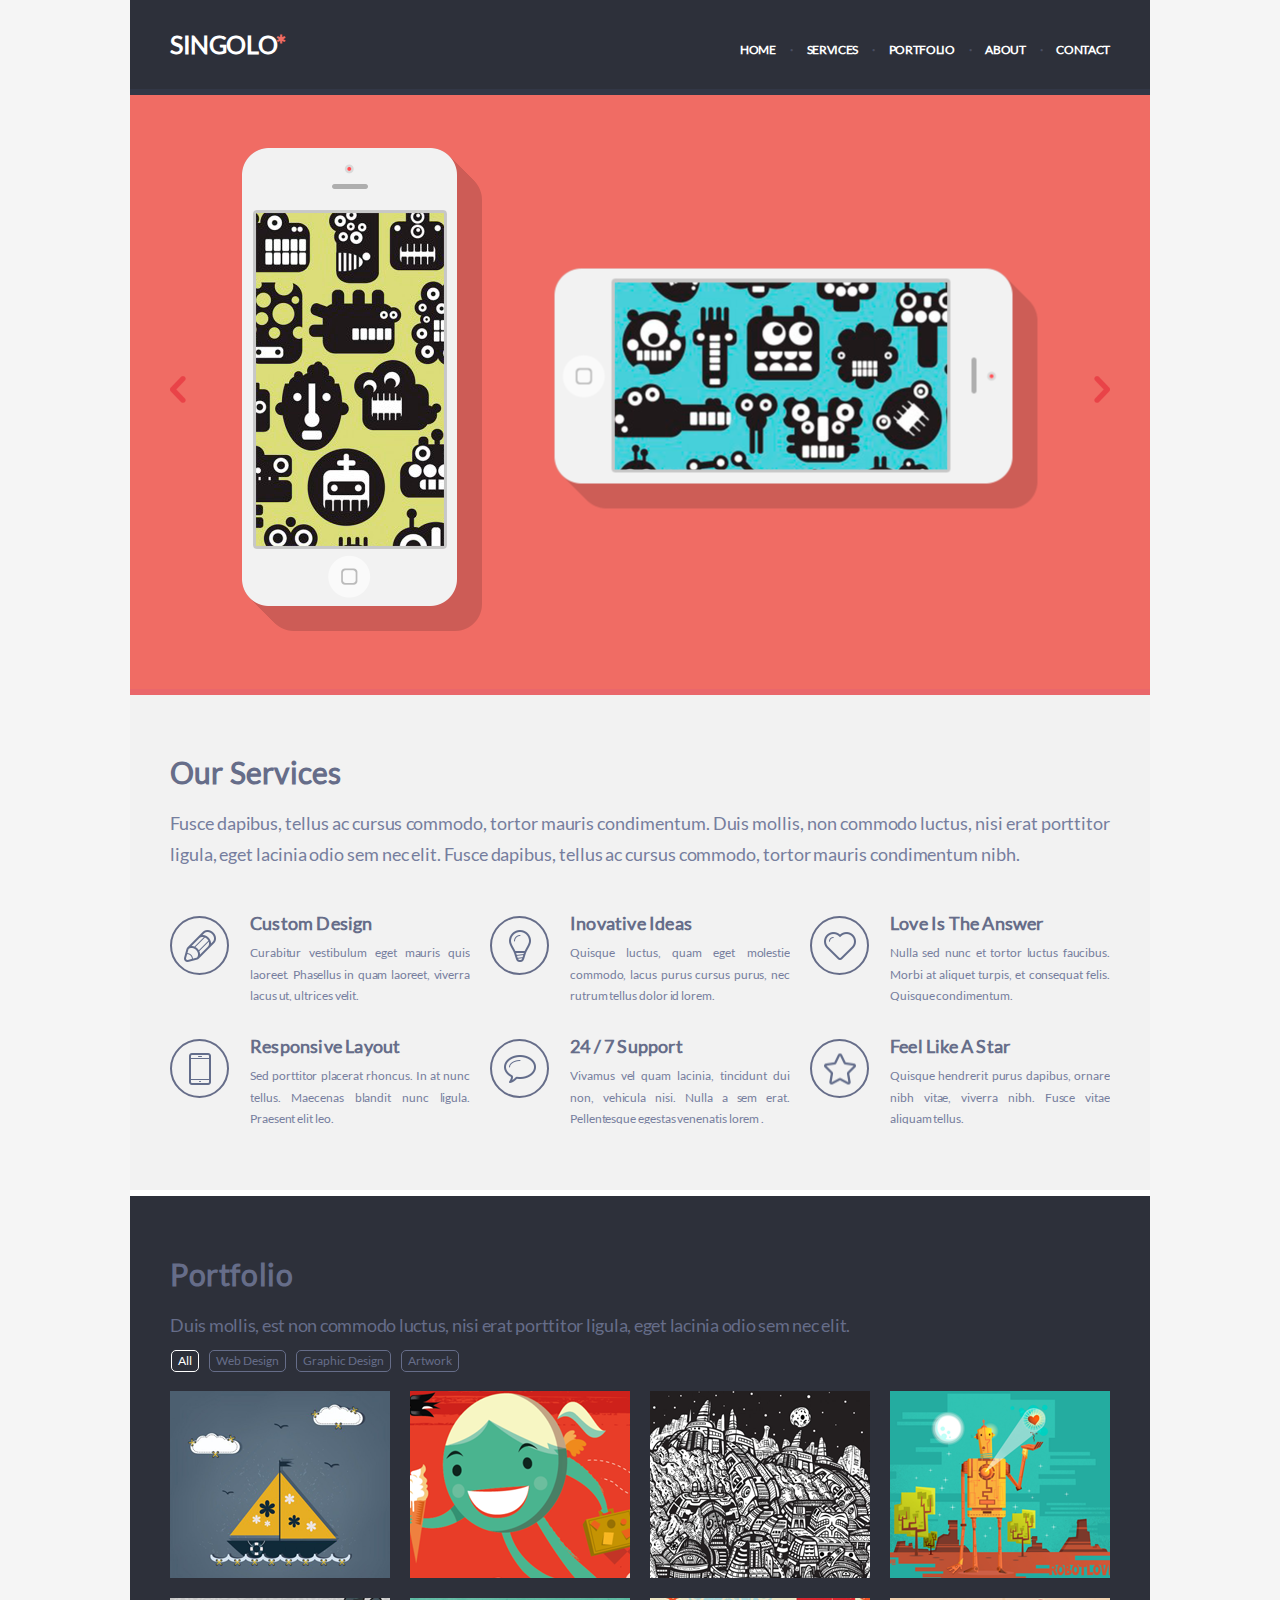
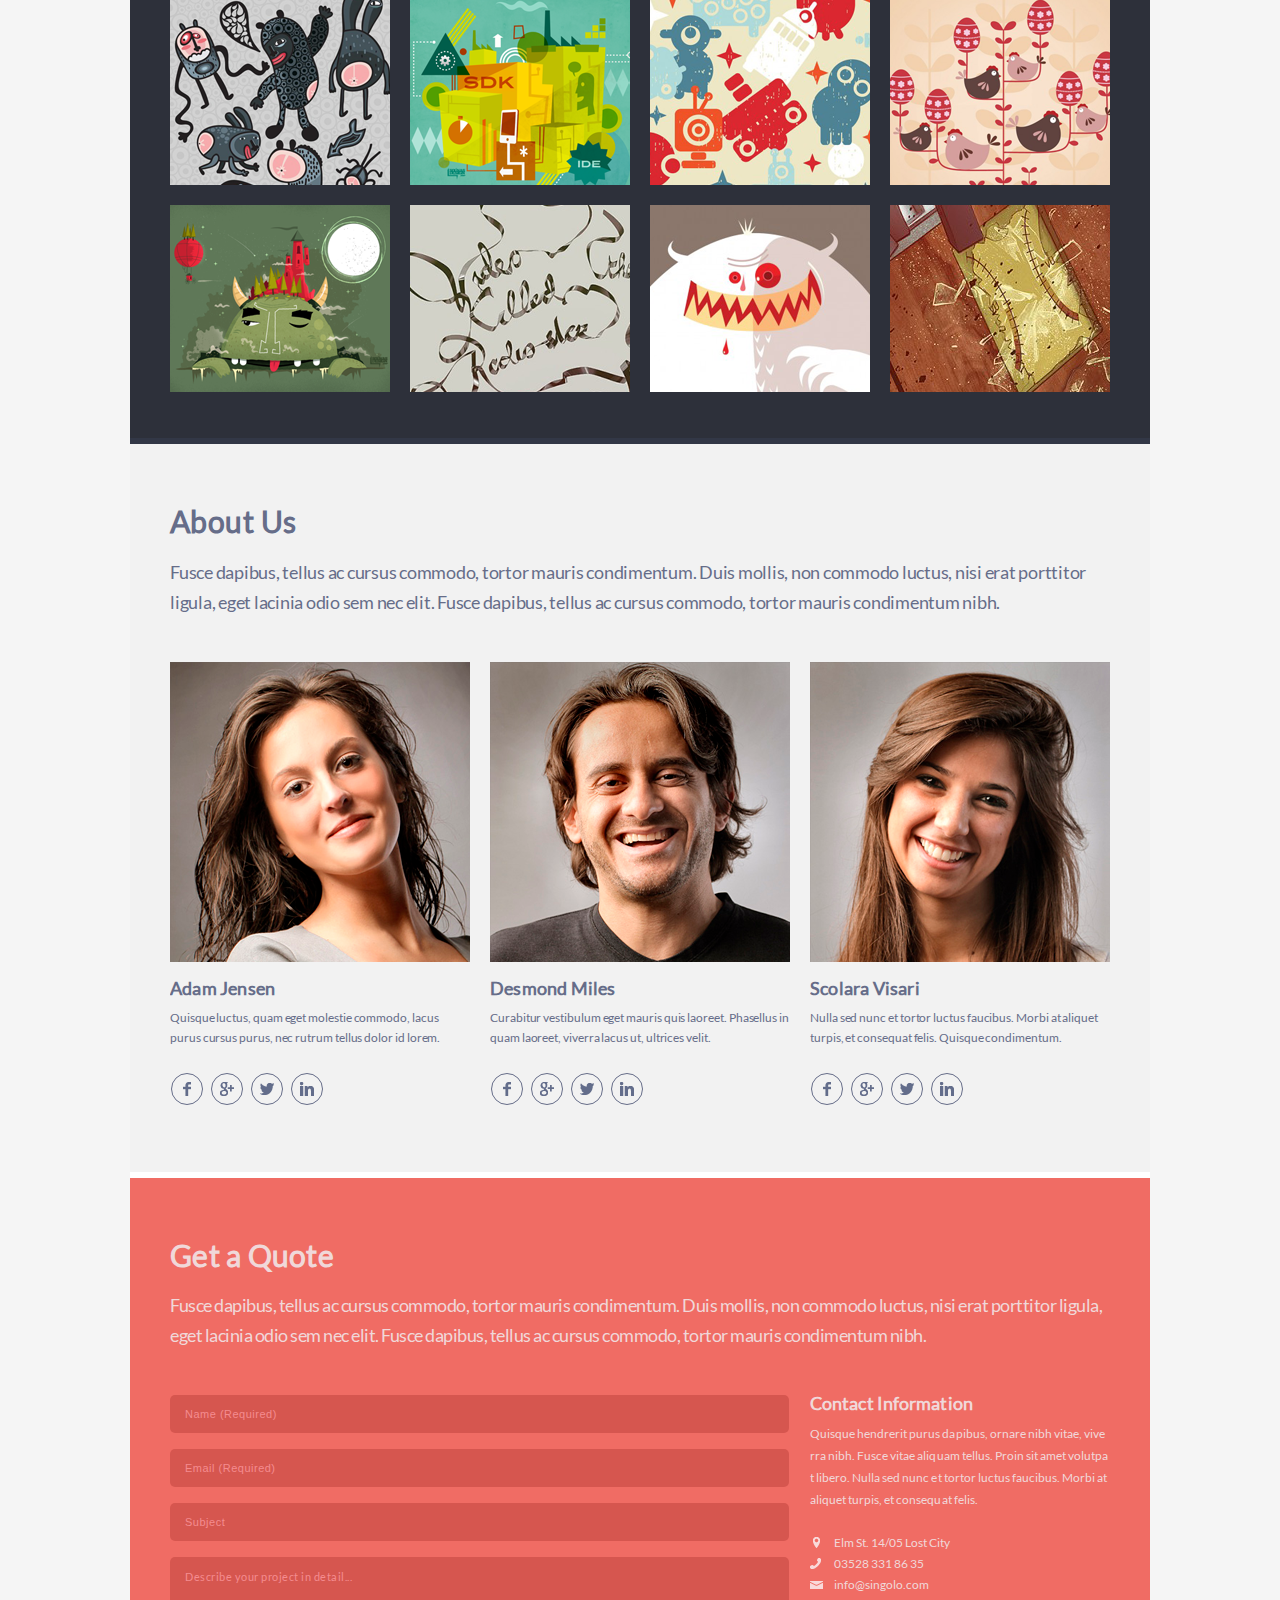
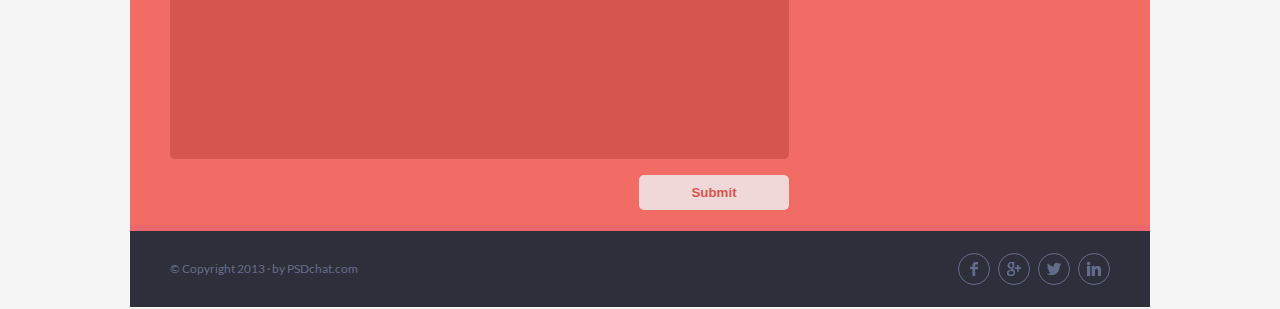
<file: index.html>
<!DOCTYPE html>
<html lang="ru">
<head>
  <meta charset="utf-8">
	<title>SINGOLO</title>
	<link rel="stylesheet" href="css/style.css">
</head>
<body>
  <header class="header-sticky" id="home">
    <div class="header-info">
      <div class="fixed-container cleargix">
        <h1 class="logo-title logo-title-white">SINGOLO<span class="logo-title-red">*</span></h1>
        <nav class="nav-container">
          <ul class="nav-menu">
            <li class="nav-menu-item"><a class="nav-menu-item-link" href="#home">HOME</a></li>
            <li class="nav-menu-item"><a class="nav-menu-item-link" href="#services">SERVICES</a></li>
            <li class="nav-menu-item"><a class="nav-menu-item-link" href="#portfolio">PORTFOLIO</a></li>
            <li class="nav-menu-item"><a class="nav-menu-item-link" href="#about">ABOUT</a></li>
            <li class="nav-menu-item"><a class="nav-menu-item-link" href="#contact">CONTACT</a></li>
          </ul>
        </nav>
      </div>
    </div>
  </header>
	<main>
    <section class="slider-container">
      <div class="cleargix">
        <h2 class="visually-hidden">Slider with Phone models</h2>
        <article class="slider-cover slider-cover-border-1 slider-cover-num-1 js-slide-active">
          <map name="vertical-phone-button">
            <area class="js-vertical-phone-button" shape="circle" coords="107,428,30" alt="phone-button"/>
          </map>
          <map name="horizontal-phone-button">
            <area class="js-horizontal-phone-button" shape="circle" coords="107,428,30" alt="phone-button"/>
          </map>
          <article class="phone-img-article phone-img-vertical-article">
            <img class="phone-img" src="assets/images/phone.png" usemap="#vertical-phone-button" alt="Vertical Phone">
            <img class="phone-img phone-img-vertical-shadow" src="assets/images/shadow1.png" alt="Vertical Phone Shadow">
            <div class="phone-screen phone-screen-vertical phone-img-vertical-bg"></div>
          </article>
          <article class="phone-img-article phone-img-horizontal-article">
            <img class="phone-img phone-rotate" src="assets/images/phone.png" usemap="#horizontal-phone-button" alt="Horizontal Phone">
            <img class="phone-img phone-rotate phone-img-horizontal-shadow" src="assets/images/shadow1.png" alt="Horizontal Phone Shadow">
            <div class="phone-screen phone-screen-horizontal phone-rotate phone-img-horizontal-bg"></div>
          </article>
        </article>
        <article class="slider-cover slider-cover-border-2 slider-cover-num-2"></article>
        <button class="slider-button slider-button-back slider-button-back-bg-1 js-slider-back" type="button"></button>
        <button class="slider-button slider-button-forward slider-button-forward-bg-1 js-slider-forward" type="button"></button>
      </div>
    </section>
    <section class="services-container" id="services">
      <div class="fixed-container cleargix">
        <h2 class="services-title">Our Services</h2>
        <p class="services-paragraph">Fusce dapibus, tellus ac cursus commodo, tortor mauris condimentum. Duis mollis, non commodo luctus, nisi erat porttitor ligula, eget lacinia odio sem nec elit. Fusce dapibus, tellus ac cursus commodo, tortor mauris condimentum nibh.</p>
        <ul class="services-list">
          <li class="services-list-item">
            <article class="services-list-item-article cleargix">
              <div class="service-cover">
                <img class="service-icon" src="assets/images/pen-icon.png" alt="Pen Icon">
              </div>
              <section class="service-section">
                <h3 class="service-section-title">Custom Design</h3>
                <p class="service-section-text">Curabitur vestibulum eget mauris quis laoreet. Phasellus in quam laoreet, viverra lacus ut, ultrices velit.</p>
              </section>
            </article>
          </li>
          <li class="services-list-item">
            <article class="services-list-item-article cleargix">
              <div class="service-cover">
                <img class="service-icon" src="assets/images/phone-icon.png" alt="Phone Icon">
              </div>
              <section class="service-section">
                <h3 class="service-section-title">Responsive Layout</h3>
                <p class="service-section-text">Sed porttitor placerat rhoncus. In at nunc tellus. Maecenas blandit nunc ligula. Praesent elit leo.</p>
              </section>
            </article>
          </li>
          <li class="services-list-item">
            <article class="services-list-item-article cleargix">
              <div class="service-cover">
                <img class="service-icon" src="assets/images/bulb-icon.png" alt="Bulb Icon">
              </div>
              <section class="service-section">
                <h3 class="service-section-title">Inovative Ideas</h3>
                <p class="service-section-text">Quisque luctus, quam eget molestie commodo, lacus purus cursus purus, nec rutrum tellus dolor id lorem.</p>
              </section>
            </article>
          </li>
          <li class="services-list-item">
            <article class="services-list-item-article cleargix">
              <div class="service-cover">
                <img class="service-icon" src="assets/images/bubble-icon.png" alt="Bubble Icon">
              </div>
              <section class="service-section">
                <h3 class="service-section-title">24 / 7 Support</h3>
                <p class="service-section-text">Vivamus vel quam lacinia, tincidunt dui non, vehicula nisi. Nulla a sem erat. Pellentesque egestas venenatis lorem .</p>
              </section>
            </article>
          </li>
          <li class="services-list-item">
            <article class="services-list-item-article cleargix">
              <div class="service-cover">
                <img class="service-icon" src="assets/images/heart-icon.png" alt="Heart Icon">
              </div>
              <section class="service-section">
                <h3 class="service-section-title">Love Is The Answer</h3>
                <p class="service-section-text">Nulla sed nunc et tortor luctus faucibus. Morbi at aliquet turpis, et consequat felis. Quisque condimentum.</p>
              </section>
            </article>
          </li>
          <li class="services-list-item">
            <article class="services-list-item-article cleargix">
              <div class="service-cover">
                <img class="service-icon" src="assets/images/star-icon.png" alt="Star Icon">
              </div>
              <section class="service-section">
                <h3 class="service-section-title">Feel Like A Star</h3>
                <p class="service-section-text">Quisque hendrerit purus dapibus, ornare nibh vitae, viverra nibh. Fusce vitae aliquam tellus.</p>
              </section>
            </article>
          </li>
        </ul>
      </div>
    </section>
    <section class="portfolio-container" id="portfolio">
      <div class="fixed-container cleargix">
        <h2 class="portfolio-title">Portfolio</h2>
        <p class="portfolio-paragraph">Duis mollis, est non commodo luctus, nisi erat porttitor ligula, eget lacinia odio sem nec elit.</p>
        <ul class="portfolio-tags-list">
          <li class="portfolio-tags-list-item"><a class="portfolio-tags-list-item-link js-portfolio-tag-selected" id="portfolio-tag-all">All</a></li>
          <li class="portfolio-tags-list-item"><a class="portfolio-tags-list-item-link" id="portfolio-tag-web-design">Web Design</a></li>
          <li class="portfolio-tags-list-item"><a class="portfolio-tags-list-item-link" id="portfolio-tag-graphic-design">Graphic Design</a></li>
          <li class="portfolio-tags-list-item"><a class="portfolio-tags-list-item-link" id="portfolio-tag-artwork">Artwork</a></li>
        </ul>
        <ul class="portfolio-images-list">
          <li class="portfolio-images-list-item"><a class="portfolio-images-list-item-link img-1"></a></li>
          <li class="portfolio-images-list-item"><a class="portfolio-images-list-item-link img-2"></a></li>
          <li class="portfolio-images-list-item"><a class="portfolio-images-list-item-link img-3"></a></li>
          <li class="portfolio-images-list-item"><a class="portfolio-images-list-item-link img-4"></a></li>
          <li class="portfolio-images-list-item"><a class="portfolio-images-list-item-link img-5"></a></li>
          <li class="portfolio-images-list-item"><a class="portfolio-images-list-item-link img-6"></a></li>
          <li class="portfolio-images-list-item"><a class="portfolio-images-list-item-link img-7"></a></li>
          <li class="portfolio-images-list-item"><a class="portfolio-images-list-item-link img-8"></a></li>
          <li class="portfolio-images-list-item"><a class="portfolio-images-list-item-link img-9"></a></li>
          <li class="portfolio-images-list-item"><a class="portfolio-images-list-item-link img-10"></a></li>
          <li class="portfolio-images-list-item"><a class="portfolio-images-list-item-link img-11"></a></li>
          <li class="portfolio-images-list-item"><a class="portfolio-images-list-item-link img-12"></a></li>
        </ul>
      </div>
    </section>
    <section class="about-container" id="about">
      <div class="fixed-container cleargix">
        <h2 class="about-title">About Us</h2>
        <p class="about-paragraph">Fusce dapibus, tellus ac cursus commodo, tortor mauris condimentum. Duis mollis, non commodo luctus, nisi erat porttitor ligula, eget lacinia odio sem nec elit. Fusce dapibus, tellus ac cursus commodo, tortor mauris condimentum nibh.</p>
        <ul class="about-list">
          <li class="about-list-item">
            <article class="about-list-item-article">
              <img class="about-list-item-article-cover" src="assets/images/about-us-1.png" alt="Adam Jensen">
              <h3 class="about-list-item-article-title">Adam Jensen</h3>
              <p class="about-list-item-article-paragraph">Quisque luctus, quam eget molestie commodo, lacus purus cursus purus, nec rutrum tellus dolor id lorem.</p>
              <ul class="about-list-item-article-contact-list">
                <li class="about-list-item-article-contact-list-item"><a class="about-list-item-article-contact-list-item-link facebook-logo" href="#"></a></li>
                <li class="about-list-item-article-contact-list-item"><a class="about-list-item-article-contact-list-item-link google-logo" href="#"></a></li>
                <li class="about-list-item-article-contact-list-item"><a class="about-list-item-article-contact-list-item-link twitter-logo" href="#"></a></li>
                <li class="about-list-item-article-contact-list-item"><a class="about-list-item-article-contact-list-item-link linkedin-logo" href="#"></a></li>
              </ul>
            </article>
          </li>
          <li class="about-list-item">
            <article class="about-list-item-article">
              <img class="about-list-item-article-cover" src="assets/images/about-us-2.png" alt="Desmond Miles">
              <h3 class="about-list-item-article-title">Desmond Miles</h3>
              <p class="about-list-item-article-paragraph">Curabitur vestibulum eget mauris quis laoreet. Phasellus in quam laoreet, viverra lacus ut, ultrices velit.</p>
              <ul class="about-list-item-article-contact-list">
                <li class="about-list-item-article-contact-list-item"><a class="about-list-item-article-contact-list-item-link facebook-logo" href="#"></a></li>
                <li class="about-list-item-article-contact-list-item"><a class="about-list-item-article-contact-list-item-link google-logo" href="#"></a></li>
                <li class="about-list-item-article-contact-list-item"><a class="about-list-item-article-contact-list-item-link twitter-logo" href="#"></a></li>
                <li class="about-list-item-article-contact-list-item"><a class="about-list-item-article-contact-list-item-link linkedin-logo" href="#"></a></li>
              </ul>
            </article>
          </li>
          <li class="about-list-item">
            <article class="about-list-item-article">
              <img class="about-list-item-article-cover" src="assets/images/about-us-3.png" alt="Scolara Visari">
              <h3 class="about-list-item-article-title">Scolara Visari</h3>
              <p class="about-list-item-article-paragraph">Nulla sed nunc et tortor luctus faucibus. Morbi at aliquet turpis, et consequat felis. Quisque condimentum.</p>
              <ul class="about-list-item-article-contact-list">
                <li class="about-list-item-article-contact-list-item"><a class="about-list-item-article-contact-list-item-link facebook-logo" href="#"></a></li>
                <li class="about-list-item-article-contact-list-item"><a class="about-list-item-article-contact-list-item-link google-logo" href="#"></a></li>
                <li class="about-list-item-article-contact-list-item"><a class="about-list-item-article-contact-list-item-link twitter-logo" href="#"></a></li>
                <li class="about-list-item-article-contact-list-item"><a class="about-list-item-article-contact-list-item-link linkedin-logo" href="#"></a></li>
              </ul>
            </article>
          </li>
        </ul>
      </div>
    </section>
    <section class="quote-container" id="contact">
      <div class="fixed-container cleargix">
        <h2 class="quote-title">Get a Quote</h2>
        <p class="quote-paragraph">Fusce dapibus, tellus ac cursus commodo, tortor mauris condimentum. Duis mollis, non commodo luctus, nisi erat porttitor ligula, eget lacinia odio sem nec elit. Fusce dapibus, tellus ac cursus commodo, tortor mauris condimentum nibh.</p>
        <form class="quote-form cleargix" id="form-quoteD">
          <input class="quote-form-item" id="form-quote-name" type="text" placeholder="Name (Required)" required></input>
          <input class="quote-form-item" id="form-quote-email" type="email" placeholder="Email (Required)" required></input>
          <input class="quote-form-item" id="form-quote-subject" type="text" placeholder="Subject"></input>
          <textarea class="quote-form-item quote-form-item-project-description" id="form-quote-description" rows="14" placeholder="Describe your project in detail..."></textarea>
          <button class="quote-form-button" type="submit">Submit</button>
        </form>
        <article class="quote-article">
          <h3 class="quote-article-title">Contact Information</h3>
          <p class="quote-article-paragraph">Quisque hendrerit purus dapibus, ornare nibh vitae, viverra nibh. Fusce vitae aliquam tellus. Proin sit amet volutpat libero. Nulla sed nunc et tortor luctus faucibus. Morbi at aliquet turpis, et consequat felis.</p>
          <ul class="quote-article-contact-list">
            <li class="quote-article-contact-list-item"><a class="quote-article-contact-list-item-link image-location-icon" href="#">Elm St. 14/05 Lost City</a></li>
            <li class="quote-article-contact-list-item"><a class="quote-article-contact-list-item-link image-tel-icon" href="tel:035283318635">03528 331 86 35</a></li>
            <li class="quote-article-contact-list-item"><a class="quote-article-contact-list-item-link image-mail-icon" href="mailto:info@singolo.com">info@singolo.com</a></li>
          </ul>
        </article>
      </div>
    </section>
	</main>
  <footer>
    <section class="footer-container">
      <div class="fixed-container cleargix">
        <h2 class="footer-title visually-hidden">Footer</h2>
        <p class="footer-paragraph">&#169; Copyright 2013 · by PSDchat.com</p>
        <ul class="footer-contact-list">
          <li class="footer-contact-list-item"><a class="footer-contact-list-item-link facebook-logo" href="#"></a></li>
          <li class="footer-contact-list-item"><a class="footer-contact-list-item-link google-logo" href="#"></a></li>
          <li class="footer-contact-list-item"><a class="footer-contact-list-item-link twitter-logo" href="#"></a></li>
          <li class="footer-contact-list-item"><a class="footer-contact-list-item-link linkedin-logo" href="#"></a></li>
        </ul>
      </div>
    </section>
	</footer>
	<script src="script.js"></script>
</body>
</html>
</file>
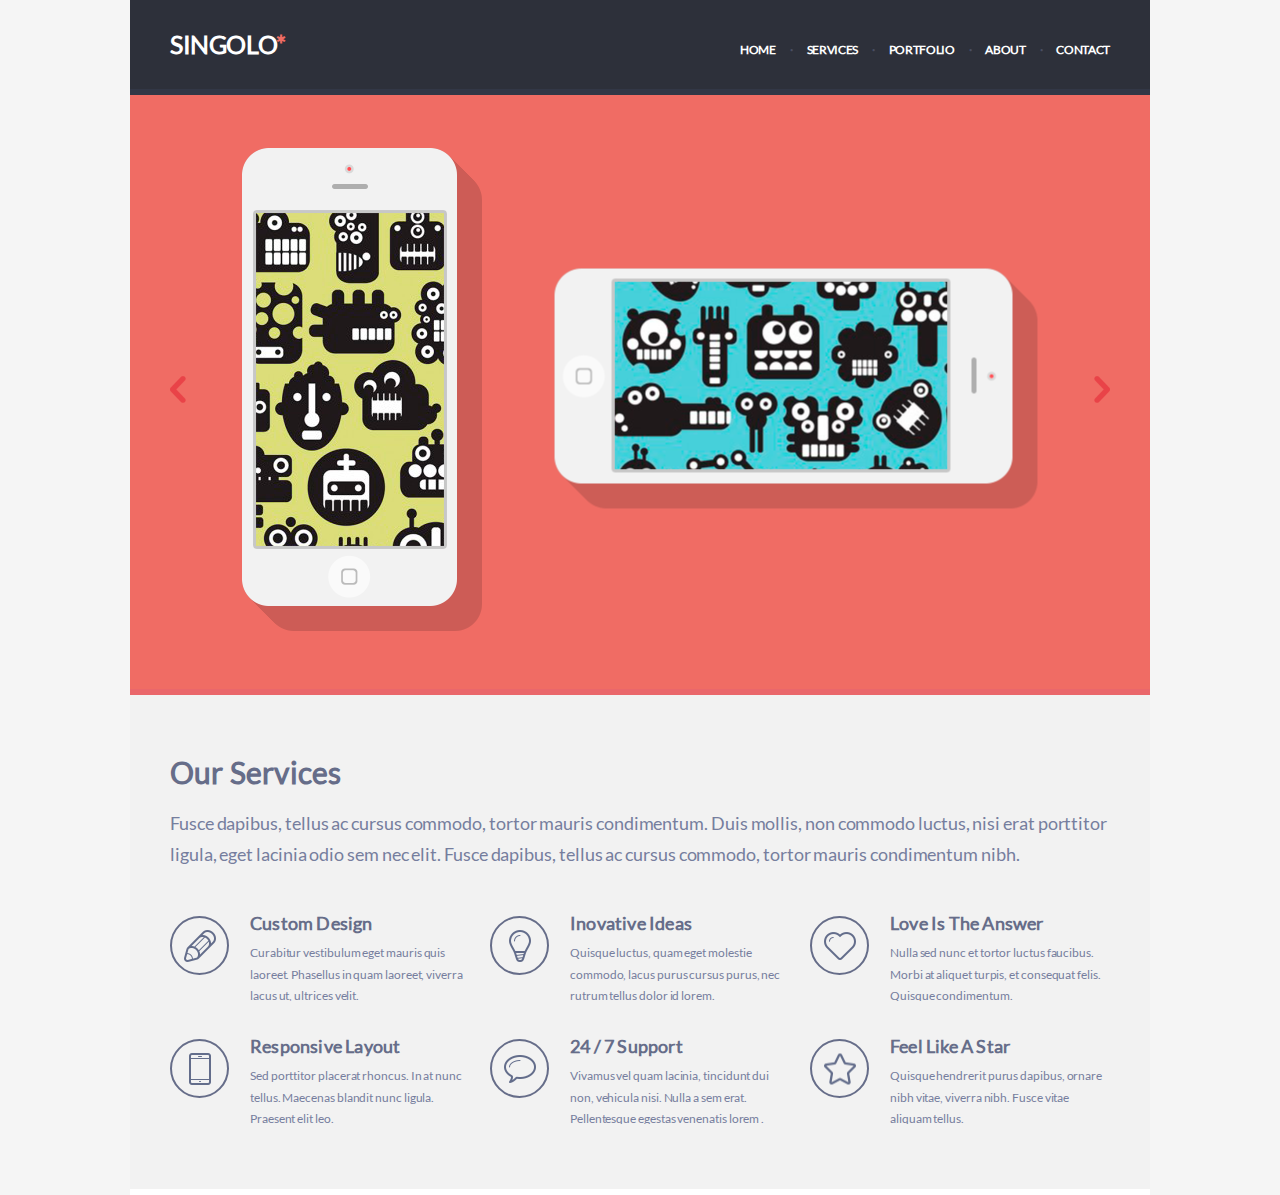
<file: singolo1.html>
<!DOCTYPE html>
<html lang="en">
<head>
  <meta charset="utf-8">
	<title>SINGOLO. PART1</title>
	<link rel="stylesheet" href="css/singolo1.css">
</head>
<body>
  <header>
    <div class="header-info">
      <div class="fixed-container cleargix">
        <h1 class="logo-title logo-title-white">SINGOLO<span class="logo-title-red">*</span></h1>
        <nav class="nav-container">
          <ul class="nav-menu">
            <li class="nav-menu-item"><a class="nav-menu-item-link" href="#">HOME</a></li>
            <li class="nav-menu-item"><a class="nav-menu-item-link" href="#">SERVICES</a></li>
            <li class="nav-menu-item"><a class="nav-menu-item-link" href="#">PORTFOLIO</a></li>
            <li class="nav-menu-item"><a class="nav-menu-item-link" href="#">ABOUT</a></li>
            <li class="nav-menu-item"><a class="nav-menu-item-link" href="#">CONTACT</a></li>
          </ul>
        </nav>
      </div>
    </div>
  </header>
	<main>
    <section class="slider-container">
      <div class="fixed-container cleargix">
        <h2 class="visually-hidden">Slider with Phone models</h2>
        <a class="slider-button slider-button-back" href="#"></a>
        <a class="slider-button slider-button-forward" href="#"></a>
        <img class="phone-img phone-img-vertical phone-img-bg phone-img-vertical-bg" src="assets/images/phone.png" alt="Vertical Phone">
        <img class="phone-img phone-img-vertical phone-img-vertical-shadow" src="assets/images/shadow1.png" alt="Vertical Phone Shadow">
        <img class="phone-img phone-img-horizontal phone-img-bg phone-img-horizontal-bg" src="assets/images/phone.png" alt="Horizontal Phone">
        <img class="phone-img phone-img-horizontal phone-img-horizontal-shadow" src="assets/images/shadow1.png" alt="Horizontal Phone Shadow">
      </div>
    </section>
	</main>
	<footer>
    <section class="footer-container">
      <div class="fixed-container cleargix">
        <h2 class="footer-title">Our Services</h2>
        <p class="footer-paragraph">Fusce dapibus, tellus ac cursus commodo, tortor mauris condimentum. Duis mollis, non commodo luctus, nisi erat porttitor ligula, eget lacinia odio sem nec elit. Fusce dapibus, tellus ac cursus commodo, tortor mauris condimentum nibh.</p>
        <ul class="services-list">
          <li class="services-list-item">
            <article class="services-list-item-article cleargix">
              <div class="service-cover">
                <img class="service-icon" src="assets/images/pen-icon.png" alt="Pen Icon">
              </div>
              <section class="service-section">
                <h3 class="service-section-title">Custom Design</h3>
                <p class="service-section-text">Curabitur vestibulum eget mauris quis laoreet. Phasellus in quam laoreet, viverra lacus ut, ultrices velit.</p>
              </section>
            </article>
          </li>
          <li class="services-list-item">
            <article class="services-list-item-article cleargix">
              <div class="service-cover">
                <img class="service-icon" src="assets/images/phone-icon.png" alt="Phone Icon">
              </div>
              <section class="service-section">
                <h3 class="service-section-title">Responsive Layout</h3>
                <p class="service-section-text">Sed porttitor placerat rhoncus. In at nunc tellus. Maecenas blandit nunc ligula. Praesent elit leo.</p>
              </section>
            </article>
          </li>
          <li class="services-list-item">
            <article class="services-list-item-article cleargix">
              <div class="service-cover">
                <img class="service-icon" src="assets/images/bulb-icon.png" alt="Bulb Icon">
              </div>
              <section class="service-section">
                <h3 class="service-section-title">Inovative Ideas</h3>
                <p class="service-section-text">Quisque luctus, quam eget molestie commodo, lacus purus cursus purus, nec rutrum tellus dolor id lorem.</p>
              </section>
            </article>
          </li>
          <li class="services-list-item">
            <article class="services-list-item-article cleargix">
              <div class="service-cover">
                <img class="service-icon" src="assets/images/bubble-icon.png" alt="Bubble Icon">
              </div>
              <section class="service-section">
                <h3 class="service-section-title">24 / 7 Support</h3>
                <p class="service-section-text">Vivamus vel quam lacinia, tincidunt dui non, vehicula nisi. Nulla a sem erat. Pellentesque egestas venenatis lorem .</p>
              </section>
            </article>
          </li>
          <li class="services-list-item">
            <article class="services-list-item-article cleargix">
              <div class="service-cover">
                <img class="service-icon" src="assets/images/heart-icon.png" alt="Heart Icon">
              </div>
              <section class="service-section">
                <h3 class="service-section-title">Love Is The Answer</h3>
                <p class="service-section-text">Nulla sed nunc et tortor luctus faucibus. Morbi at aliquet turpis, et consequat felis. Quisque condimentum.</p>
              </section>
            </article>
          </li>
          <li class="services-list-item">
            <article class="services-list-item-article cleargix">
              <div class="service-cover">
                <img class="service-icon" src="assets/images/star-icon.png" alt="Star Icon">
              </div>
              <section class="service-section">
                <h3 class="service-section-title">Feel Like A Star</h3>
                <p class="service-section-text">Quisque hendrerit purus dapibus, ornare nibh vitae, viverra nibh. Fusce vitae aliquam tellus.</p>
              </section>
            </article>
          </li>
        </ul>
      </div>
    </section>
	</footer>
</body>
</html>
</file>
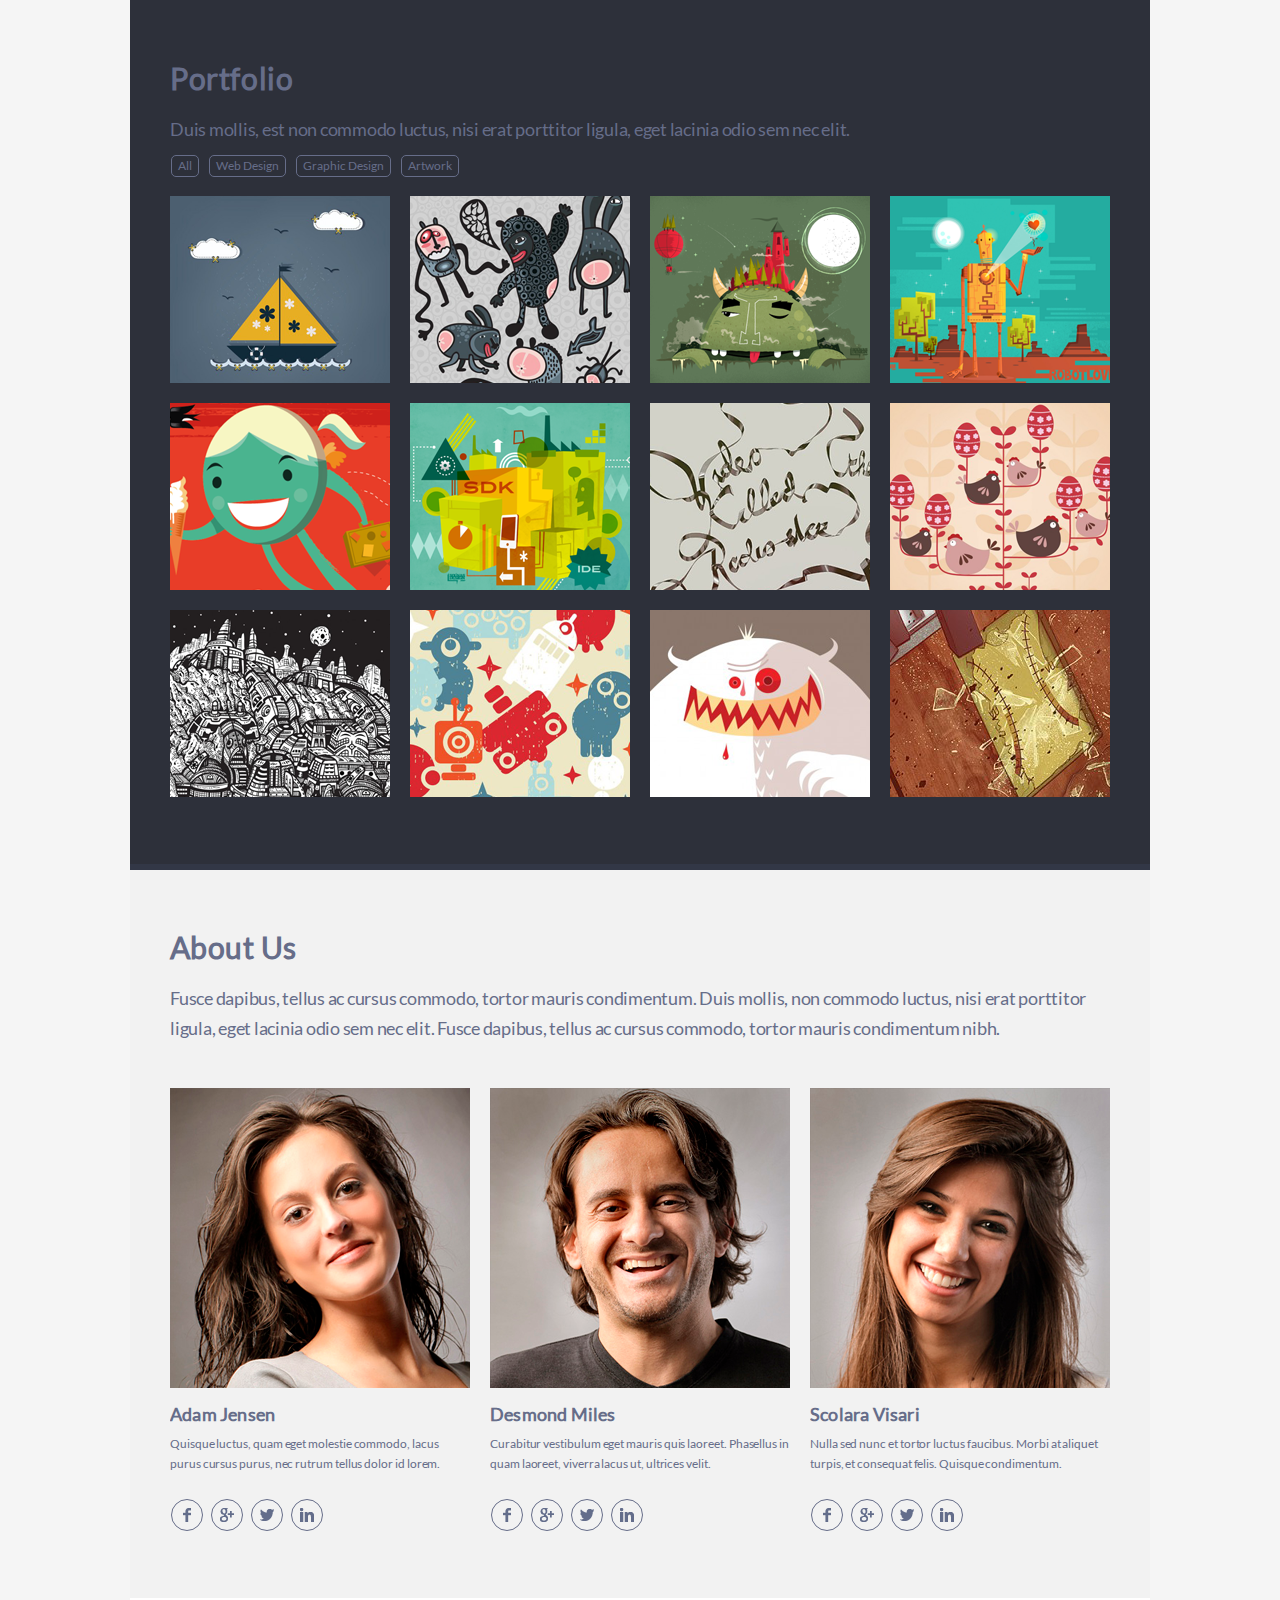
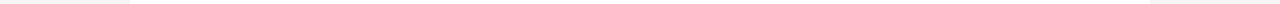
<file: singolo2.html>
<!DOCTYPE html>
<html lang="en">
<head>
  <meta charset="utf-8">
	<title>SINGOLO. PART2</title>
	<link rel="stylesheet" href="css/singolo2.css">
</head>
<body>
	<main>
    <section class="portfolio-container">
      <div class="fixed-container cleargix">
        <h2 class="portfolio-title">Portfolio</h2>
        <p class="portfolio-paragraph">Duis mollis, est non commodo luctus, nisi erat porttitor ligula, eget lacinia odio sem nec elit.</p>
        <ul class="portfolio-tags-list">
          <li class="portfolio-tags-list-item"><a class="portfolio-tags-list-item-link" href="#">All</a></li>
          <li class="portfolio-tags-list-item"><a class="portfolio-tags-list-item-link" href="#">Web Design</a></li>
          <li class="portfolio-tags-list-item"><a class="portfolio-tags-list-item-link" href="#">Graphic Design</a></li>
          <li class="portfolio-tags-list-item"><a class="portfolio-tags-list-item-link" href="#">Artwork</a></li>
        </ul>
        <ul class="portfolio-images-list">
          <li class="portfolio-images-list-item"><a class="portfolio-images-list-item-link img-1-1" href="#"></a></li>
          <li class="portfolio-images-list-item"><a class="portfolio-images-list-item-link img-1-2" href="#"></a></li>
          <li class="portfolio-images-list-item"><a class="portfolio-images-list-item-link img-1-3" href="#"></a></li>
          <li class="portfolio-images-list-item"><a class="portfolio-images-list-item-link img-2-1" href="#"></a></li>
          <li class="portfolio-images-list-item"><a class="portfolio-images-list-item-link img-2-2" href="#"></a></li>
          <li class="portfolio-images-list-item"><a class="portfolio-images-list-item-link img-2-3" href="#"></a></li>
          <li class="portfolio-images-list-item"><a class="portfolio-images-list-item-link img-3-1" href="#"></a></li>
          <li class="portfolio-images-list-item"><a class="portfolio-images-list-item-link img-3-2" href="#"></a></li>
          <li class="portfolio-images-list-item"><a class="portfolio-images-list-item-link img-3-3" href="#"></a></li>
          <li class="portfolio-images-list-item"><a class="portfolio-images-list-item-link img-4-1" href="#"></a></li>
          <li class="portfolio-images-list-item"><a class="portfolio-images-list-item-link img-4-2" href="#"></a></li>
          <li class="portfolio-images-list-item"><a class="portfolio-images-list-item-link img-4-3" href="#"></a></li>
        </ul>
      </div>
    </section>
    <section class="about-container">
      <div class="fixed-container cleargix">
        <h2 class="about-title">About Us</h2>
        <p class="about-paragraph">Fusce dapibus, tellus ac cursus commodo, tortor mauris condimentum. Duis mollis, non commodo luctus, nisi erat porttitor ligula, eget lacinia odio sem nec elit. Fusce dapibus, tellus ac cursus commodo, tortor mauris condimentum nibh.</p>
        <ul class="about-list">
          <li class="about-list-item">
            <article class="about-list-item-article">
              <img class="about-list-item-article-cover" src="assets/images/about-us-1.png" alt="Adam Jensen">
              <h3 class="about-list-item-article-title">Adam Jensen</h3>
              <p class="about-list-item-article-paragraph">Quisque luctus, quam eget molestie commodo, lacus purus cursus purus, nec rutrum tellus dolor id lorem.</p>
              <ul class="about-list-item-article-contact-list">
                <li class="about-list-item-article-contact-list-item"><a class="about-list-item-article-contact-list-item-link facebook-logo" href="#"></a></li>
                <li class="about-list-item-article-contact-list-item"><a class="about-list-item-article-contact-list-item-link google-logo" href="#"></a></li>
                <li class="about-list-item-article-contact-list-item"><a class="about-list-item-article-contact-list-item-link twitter-logo" href="#"></a></li>
                <li class="about-list-item-article-contact-list-item"><a class="about-list-item-article-contact-list-item-link linkedin-logo" href="#"></a></li>
              </ul>
            </article>
          </li>
          <li class="about-list-item">
            <article class="about-list-item-article">
              <img class="about-list-item-article-cover" src="assets/images/about-us-2.png" alt="Desmond Miles">
              <h3 class="about-list-item-article-title">Desmond Miles</h3>
              <p class="about-list-item-article-paragraph">Curabitur vestibulum eget mauris quis laoreet. Phasellus in quam laoreet, viverra lacus ut, ultrices velit.</p>
              <ul class="about-list-item-article-contact-list">
                <li class="about-list-item-article-contact-list-item"><a class="about-list-item-article-contact-list-item-link facebook-logo" href="#"></a></li>
                <li class="about-list-item-article-contact-list-item"><a class="about-list-item-article-contact-list-item-link google-logo" href="#"></a></li>
                <li class="about-list-item-article-contact-list-item"><a class="about-list-item-article-contact-list-item-link twitter-logo" href="#"></a></li>
                <li class="about-list-item-article-contact-list-item"><a class="about-list-item-article-contact-list-item-link linkedin-logo" href="#"></a></li>
              </ul>
            </article>
          </li>
          <li class="about-list-item">
            <article class="about-list-item-article">
              <img class="about-list-item-article-cover" src="assets/images/about-us-3.png" alt="Scolara Visari">
              <h3 class="about-list-item-article-title">Scolara Visari</h3>
              <p class="about-list-item-article-paragraph">Nulla sed nunc et tortor luctus faucibus. Morbi at aliquet turpis, et consequat felis. Quisque condimentum.</p>
              <ul class="about-list-item-article-contact-list">
                <li class="about-list-item-article-contact-list-item"><a class="about-list-item-article-contact-list-item-link facebook-logo" href="#"></a></li>
                <li class="about-list-item-article-contact-list-item"><a class="about-list-item-article-contact-list-item-link google-logo" href="#"></a></li>
                <li class="about-list-item-article-contact-list-item"><a class="about-list-item-article-contact-list-item-link twitter-logo" href="#"></a></li>
                <li class="about-list-item-article-contact-list-item"><a class="about-list-item-article-contact-list-item-link linkedin-logo" href="#"></a></li>
              </ul>
            </article>
          </li>
        </ul>
      </div>
    </section>
	</main>
</body>
</html>
</file>
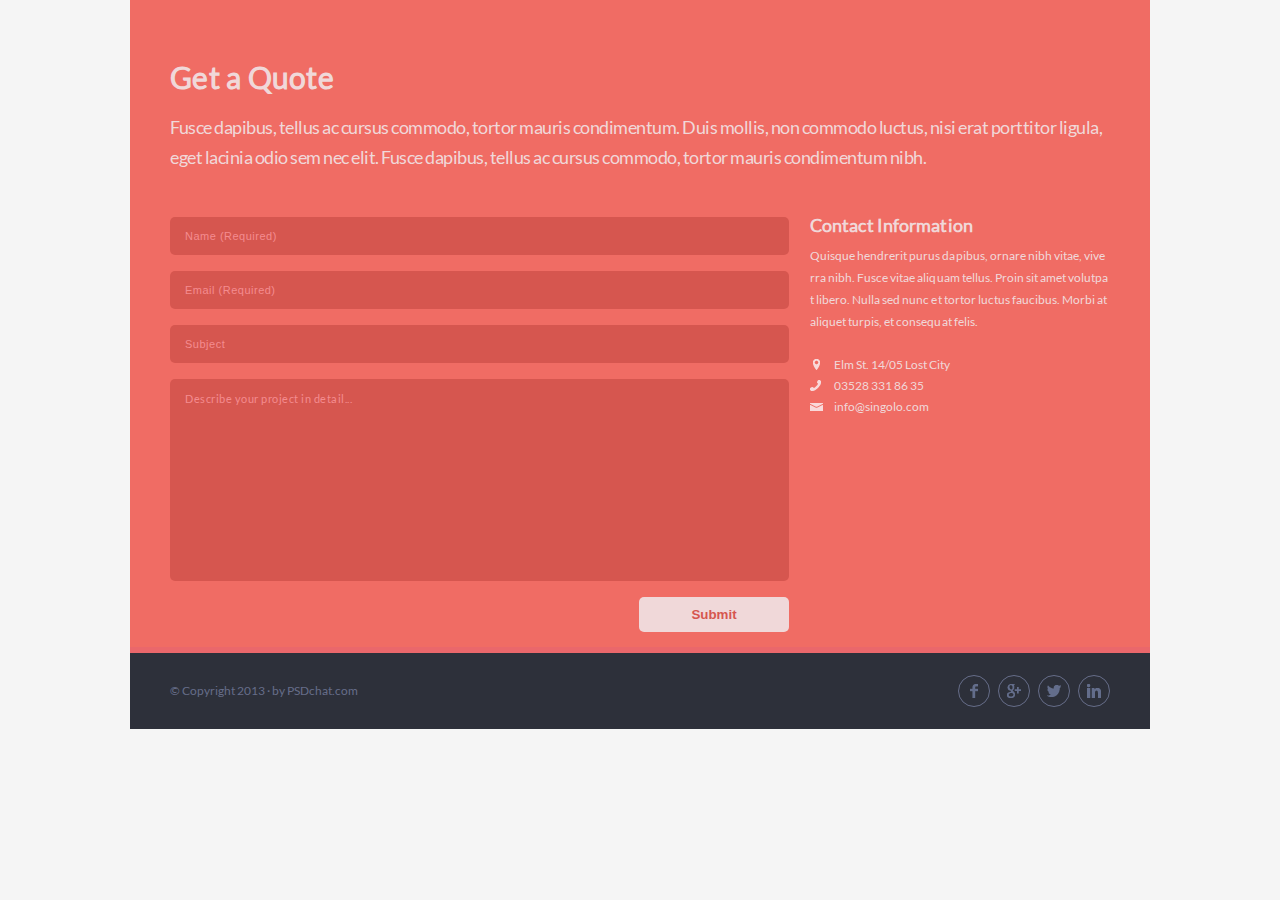
<file: singolo3.html>
<!DOCTYPE html>
<html lang="en">
<head>
  <meta charset="utf-8">
	<title>SINGOLO. PART3</title>
	<link rel="stylesheet" href="css/singolo3.css">
</head>
<body>
	<main>
    <section class="quote-container">
      <div class="fixed-container cleargix">
        <h2 class="quote-title">Get a Quote</h2>
        <p class="quote-paragraph">Fusce dapibus, tellus ac cursus commodo, tortor mauris condimentum. Duis mollis, non commodo luctus, nisi erat porttitor ligula, eget lacinia odio sem nec elit. Fusce dapibus, tellus ac cursus commodo, tortor mauris condimentum nibh.</p>
        <form class="quote-form cleargix">
          <input class="quote-form-item" type="text" placeholder="Name (Required)" required></input>
          <input class="quote-form-item" type="email" placeholder="Email (Required)" required></input>
          <input class="quote-form-item" type="text" placeholder="Subject"></input>
          <textarea class="quote-form-item quote-form-item-project-description" rows="14" placeholder="Describe your project in detail..."></textarea>
          <button class="quote-form-button" type="submit">Submit</button>
        </form>
        <article class="quote-article">
          <h3 class="quote-article-title">Contact Information</h3>
          <p class="quote-article-paragraph">Quisque hendrerit purus dapibus, ornare nibh vitae, viverra nibh. Fusce vitae aliquam tellus. Proin sit amet volutpat libero. Nulla sed nunc et tortor luctus faucibus. Morbi at aliquet turpis, et consequat felis.</p>
          <ul class="quote-article-contact-list">
            <li class="quote-article-contact-list-item"><a class="quote-article-contact-list-item-link image-location-icon" href="#">Elm St. 14/05 Lost City</a></li>
            <li class="quote-article-contact-list-item"><a class="quote-article-contact-list-item-link image-tel-icon" href="tel:035283318635">03528 331 86 35</a></li>
            <li class="quote-article-contact-list-item"><a class="quote-article-contact-list-item-link image-mail-icon" href="mailto:info@singolo.com">info@singolo.com</a></li>
          </ul>
        </article>
      </div>
    </section>
	</main>
	<footer>
    <section class="footer-container">
      <div class="fixed-container cleargix">
        <h2 class="footer-title visually-hidden">Footer</h2>
        <p class="footer-paragraph">&#169; Copyright 2013 · by PSDchat.com</p>
        <ul class="footer-contact-list">
          <li class="footer-contact-list-item"><a class="footer-contact-list-item-link facebook-logo" href="#"></a></li>
          <li class="footer-contact-list-item"><a class="footer-contact-list-item-link google-logo" href="#"></a></li>
          <li class="footer-contact-list-item"><a class="footer-contact-list-item-link twitter-logo" href="#"></a></li>
          <li class="footer-contact-list-item"><a class="footer-contact-list-item-link linkedin-logo" href="#"></a></li>
        </ul>
      </div>
    </section>
	</footer>
</body>
</html>
</file>
<file: css/style.css>
@font-face {
	font-family: "Lato";
	src: url("../assets/fonts/Lato-Regular.ttf");
}
html {
	box-sizing: border-box;
	background-color: #F5F5F5;
}

*,
*::before,
*::after {
	box-sizing: inherit;
}

body {
	width: 1020px;
	margin: 0 auto;
	background-color: #FFFFFF;
	font-family: "Lato";
	font-size: 14px;
	color: #000000;
}

body.modal-active {
	overflow: hidden;
}

img {
	max-width: 100%;
}

a {
	text-decoration: none;
	color: inherit;
}

textarea {
   font-family: inherit;
	 resize: none;
}

.visually-hidden {
	position: absolute !important;
	clip: rect(1px 1px 1px 1px);
	clip: rect(1px 1px 1px 1px);
	padding: 0 !important;
	border: 0 !important;
	width: 1px !important;
	height: 1px !important;
	overflow: hidden;
}

.cleargix::after {
	content: "";
	display: table;
	clear: both;
}

.fixed-container {
	width: 940px;
	margin: 0 auto;
}

.header-sticky {
	position: sticky;
	top: 0;

	z-index: 100;
}

#services,
#portfolio,
#about,
#contact {
	border-top: 95px solid transparent;
	margin-top: -95px;
	background-clip: padding-box;
}

.header-info {
	margin: 0;
	padding: 35px 40px;
	height: 95px;

	background-color: #2D303A;
	border-bottom: 6px solid #323746;
}

	.logo-title {
		float: left;
		margin: 0;
		padding: 0;
		display: inline-block;

		letter-spacing: -0.4px;
		line-height: 19px;

		font-size: 25px;
		font-weight: bold;
	}

		.logo-title-white {
			color: #FFFFFF;
		}

		.logo-title-red {
			color: #F06C64;
		}

	.nav-container {
		float: right;
	}

	.nav-menu {
		margin: 0;
		padding: 10px 0 0;

		line-height: 9px;
		list-style-type: none;

		font-size: 12px;
		color: #FFFFFF;
	}

		.nav-menu-item {
			display: inline-block;
			letter-spacing: -0.33px;

			font-weight: 600;
		}

			.nav-menu-item:not(:last-child) {
				margin-right: 12px;
			}

			.nav-menu-item:not(:last-child)::after {
				margin-left: 14px;

				content: "·";
				color: #494E62;
			}

		.nav-menu-item-link:hover {
			color: #F06C64;
		}

		.js-nav-menu-item-selected {
			color: #F06C64;
		}

.slider-container {
	position: relative;
	height: 600px;
	overflow: hidden;
}

	.slider-cover {
		padding: 297px 510px;
		position: relative;

		display: none;
	  animation: 1s;
	}

		.slider-cover-border-1 {
			border-bottom: 6px solid #EA676B;
		}

		.slider-cover-border-2 {
			border-bottom: 6px solid #4D6BB7;
		}

	.slider-cover-num-1 {
		background-color: #F06C64;
	}

	.phone-img-article {
		position: absolute;
	}

	.phone-img {
		position: absolute;
		z-index: 2;
	}

		.phone-img-vertical-article {
			width: 240px;
			height: 480px;

			top: 53px;
			left: 112px;
		}

		.phone-img-horizontal-article {
			width: 480px;
			height: 240px;

			top: 52px;
			left: 546px;
		}

		.phone-rotate {
			transform: scaleY(-1) rotate(90deg);
		}

		.phone-img-horizontal {
				right: 0;
		}

		.phone-img-vertical-shadow,
		.phone-img-horizontal-shadow {
			z-index: 0;
		}

		.phone-screen {
			position: absolute;

			width: 194px;
			height: 339px;

			background-color: #000000;
			background-repeat: no-repeat;

			z-index: 1;
		}

		.phone-screen-vertical {
			left: 11px;
			top: 62px;
		}

		.phone-screen-horizontal {
			left: 8px;
			top: 60px;
		}

		.phone-img-vertical-bg {
			background-image: url("../assets/images/wp1.png");
		}

		.phone-img-bg-off {
			background-color: #000000;
		}

		.phone-img-horizontal-bg {
			background-image: url("../assets/images/wp2.png");
		}

		.slider-cover-num-2 {
			background-image: url("../assets/images/slide-2.png");
		}

	.slider-button {
		position: absolute;
		top: 281px;
		padding: 16px 8px;

		background: none;
		z-index: 10;

		background-repeat: no-repeat;
		border: none;
	}

		.slider-button-back {
			left: 40px;
		}

			.slider-button-back-bg-1 {
				background-image: url("../assets/images/back-button.png");
			}

			.slider-button-back-bg-2 {
				background-image: url("../assets/images/back-button-2.png");
			}

		.slider-button-forward {
			right: 40px;
		}

			.slider-button-forward-bg-1 {
				background-image: url("../assets/images/forward-button.png");
			}

			.slider-button-forward-bg-2 {
				background-image: url("../assets/images/forward-button-2.png");
			}

		.js-slide-active,
		.js-slide-next {
		  display: block;
		}

		.js-slide-next {
		  position: absolute;
		  top: 0;
		  width: 100%;
		}

.services-container {
	padding: 66px 0 28px;
	letter-spacing: -0.075px;

	background-color: #F2F2F2;
	border-bottom: 6px solid #FFFFFF;
}

	.services-title {
		margin: 0 0 24px;

		color: #666D89;
		font-size: 30px;
		font-weight: 900;

		line-height: 23px;
		letter-spacing: 0.2px;
	}

	.services-paragraph {
		margin: 0 0 47px;

		font-size: 18px;
		color: #767E9E;
		font-weight: lighter;
		text-align: justify;
		line-height: 1.7;
	}

	.services-list {
		margin: 0;
		padding: 0;

		font-size: 0px;

		list-style-type: none;

		column-gap: 20px;
		columns: 3;
	}

		.services-list-item {
			margin: 0 20px 38px 0;
			padding: 0;

			font-size: 12px;
			color: #767E9E;
		}

		.services-list-item-article {
			width: 300px;
			height: 85px;

			overflow: hidden;
		}

			.service-cover {
				float: left;
				position: relative;

				width: 59px;
				height: 59px;

				border-radius: 30px;
				border: 2px solid #666D89;
			}

				.service-icon {
					position: absolute;
					margin: auto;
					display: block;
					top: 50%;
					left: 50%;
   				transform: translate(-50%, -50%);
				}

			.service-section {
				float: right;

				width: 220px;
			}

				.service-section-title {
					margin: 0;

					font-size: 18px;
					color: #666D89;

					line-height: 14px;
					letter-spacing: 0.2px;
				}

				.service-section-text {
					line-height: 1.8;
					text-align: justify;
					overflow: hidden;
				}

				.portfolio-container {
					padding: 66px 0 47px;
					color: #666D89;

					background-color: #2D303A;
					border-bottom: 6px solid #323746;
				}

				.portfolio-title {
					margin: 0 0 32px;

					font-size: 30px;
					font-weight: bold;

					line-height: 25px;
					letter-spacing: 0.6px;
				}

				.portfolio-paragraph {
					margin: 0 0 18px;

					font-size: 18px;

					line-height: 13px;
					letter-spacing: -0.25px;
				}

				.portfolio-tags-list {
					margin: 0 0 19px;
					padding: 0 0 0 1px;

					font-size: 0px;
					line-height: 10px;

					list-style-type: none;
				}

					.portfolio-tags-list-item {
						padding-right: 10px;

						display: inline-block;

						font-size: 12px;
					}

						.portfolio-tags-list-item:last-child {
							padding-right: 0;
						}

					.portfolio-tags-list-item-link {
						padding: 5px 6px;
						height: 22px;

						display: block;

						border: 1px solid #666D89;
						border-radius: 5px;
					}

						.portfolio-tags-list-item-link:hover {
							color: #FFFFFF;
							border-color: #FFFFFF;
						}

						.js-portfolio-tag-selected {
							color: #FFFFFF;
							border-color: #FFFFFF;
						}

				.portfolio-images-list {
					margin: 0;
					padding: 0;

					font-size: 0px;

					list-style-type: none;

					display: flex;
					justify-content: space-between;
					height: 600px;
					flex-wrap: wrap;
				}

					.portfolio-images-list-item {
						margin-bottom: 20px;
					}

					.portfolio-images-list-item:nth-child(n + 13) {
						display: none;
					}

						.portfolio-images-list-item-link {
							display: block;

							width: 220px;
							height: 187px;
						}

						.js-portfolio-image-selected {
							outline: 5px solid #F06C64;
						}

						.img-1 {
							background-image: url(../assets/images/portfolio-image-1-1.png);
						}
						.img-2 {
							background-image: url(../assets/images/portfolio-image-1-2.png);
						}
						.img-3 {
							background-image: url(../assets/images/portfolio-image-1-3.png);
						}
						.img-4 {
							background-image: url(../assets/images/portfolio-image-1-4.png);
						}
						.img-5 {
							background-image: url(../assets/images/portfolio-image-2-1.png);
						}
						.img-6 {
							background-image: url(../assets/images/portfolio-image-2-2.png);
						}
						.img-7 {
							background-image: url(../assets/images/portfolio-image-2-3.png);
						}
						.img-8 {
							background-image: url(../assets/images/portfolio-image-2-4.png);
						}
						.img-9 {
							background-image: url(../assets/images/portfolio-image-3-1.png);
						}
						.img-10 {
							background-image: url(../assets/images/portfolio-image-3-2.png);
						}
						.img-11 {
							background-image: url(../assets/images/portfolio-image-3-3.png);
						}
						.img-12 {
							background-image: url(../assets/images/portfolio-image-3-4.png);
						}

				.about-container {
					padding: 65px 0;
					color: #666D89;

					background-color: #F2F2F2;
					border-bottom: 6px solid #FFFFFF;
				}

					.about-title {
						margin: 0 0 23px;

						font-size: 30px;
						font-weight: bold;

						line-height: 25px;
						letter-spacing: 0.45px;
					}

					.about-paragraph {
						margin: 0 0 45px;

						font-size: 18px;

						line-height: 30px;

						letter-spacing: -0.25px;
					}

					.about-list {
						margin: 0;
						padding: 0;

						font-size: 0px;

						list-style-type: none;

						column-gap: 20px;
						columns: 3;
					}

						.about-list-item {
							font-size: 12px;
						}

							.about-list-item-article {
								width: 300px;
								height: 445px;

								overflow: hidden;
							}

								.about-list-item-article-title {
									margin: 0 0 12px;

									font-size: 18px;
									font-weight: bold;

									line-height: 16px;
									letter-spacing: 0.2px;

									overflow: hidden;
								}

								.about-list-item-article-paragraph {
									margin: 0 0 25px;

									line-height: 20px;
									letter-spacing: -0.07px;
								}

								.about-list-item-article-cover {
									margin-bottom: 15px;
								}

								.about-list-item-article-contact-list {
									margin: 0 0 19px;
									padding: 0 0 0 1px;

									font-size: 0px;
									line-height: 10px;

									list-style-type: none;
								}

									.about-list-item-article-contact-list-item {
										padding-right: 8px;

										display: inline-block;
									}

										.about-list-item-article-contact-list-item:last-child {
											padding-right: 0;
										}

									.about-list-item-article-contact-list-item-link {
										padding: 15px;

										display: block;

										border: 1px solid #666D89;
										border-radius: 16px;

										background-position: center;
										background-repeat: no-repeat;
									}

									.facebook-logo {
										background-image: url("../assets/images/facebook-logo.png");
									}

									.google-logo {
										background-image: url("../assets/images/google-logo.png");
									}

									.twitter-logo {
										background-image: url("../assets/images/twitter-logo.png");
									}

									.linkedin-logo {
										background-image: url("../assets/images/linkedin-logo.png");
									}

									.quote-container {
										padding: 65px 0 15px;
										color: #F0D8D9;

										background-color: #F06C64;
										border-bottom: 6px solid #EA676B;
									}

										.quote-title {
											margin: 0 0 22px;

											font-size: 30px;
											font-weight: bold;

												line-height: 25px;
												letter-spacing: 0.25px;
										}

										.quote-paragraph {
											margin: 0 0 45px;

											font-size: 18px;

											line-height: 30px;
											letter-spacing: -0.5px;
										}

										.quote-form {
											float: left;
										}

											.quote-form-item {
												margin-bottom: 16px;
												padding: 13px 15px 13px;

												width: 619px;

												font-size: 11px;
												letter-spacing: 0.5px;

												display: block;

												color: #F48C8F;
												background-color: #D6564F;
												border: none;
												border-radius: 5px;
											}

												.quote-form-item::placeholder {
													font-size: 11px;

													color: #F48C8F;

													letter-spacing: 0.5px;
												}

												.quote-form-item:last-child {
													margin-bottom: 0;
												}

												.quote-form-item-project-description {
													height: 202px;
												}

												.quote-form-button {
													float: right;

													width: 150px;
													height: 35px;

													color: #D6564F;
													font-weight: bold;

													background-color: #F0D8D9;
													border: none;
													border-radius: 5px;
												}

											.quote-article {
												float: right;
												width: 300px;
											}

												.quote-article-title {
													margin: 0 0 12px;

													font-size: 18px;
													font-weight: bold;

													line-height: 16px;
													letter-spacing: 0.1px;
												}

												.quote-article-paragraph {
													margin: 0 0 24px;

													font-size: 12px;

													line-height: 22px;
													letter-spacing: 0.02px;
													word-break: break-all;
												}

											.quote-article-contact-list {
												margin: 0;
												padding: 0;

												font-size: 12px;
												list-style-type: none;
											}

												.quote-article-contact-list-item {
													margin-bottom: 6px;
												}

												.quote-article-contact-list-item-link {
													padding-left: 24px;

													display: block;

													background-repeat: no-repeat;
													background-position: left;
												}

													.quote-article-contact-list-item:last-child {
														margin-bottom: 0;
													}

													.image-location-icon {
														background-image: url("../assets/images/location-icon.png");
														background-position-x: 3px;
													}

													.image-tel-icon {
														background-image: url("../assets/images/phone-mini-icon.png");
													}

													.image-mail-icon {
														background-image: url("../assets/images/mail-icon.png");
													}

									.footer-container {
									height: 76px;

										font-size: 12px;

										color: #666D89;
										background-color: #2D303A;
									}

									.footer-paragraph {
										float: left;
										margin: 30px 0 0;

										font-size: 12px;
									}

									.footer-contact-list {
										float: right;

										margin: 22px 0 19px;
										padding: 0 0 0 1px;

										font-size: 0px;
										line-height: 10px;

										list-style-type: none;
									}

										.footer-contact-list-item {
											padding-right: 8px;

											display: inline-block;
										}

											.footer-contact-list-item:last-child {
												padding-right: 0;
											}

										.footer-contact-list-item-link {
											padding: 15px;

											display: block;

											border: 1px solid #666D89;
											border-radius: 16px;

											background-position: center;
											background-repeat: no-repeat;
										}

/*animations*/
.to-left {
  animation-name: left;
}

.from-right {
  animation-name: right;
}

.to-right {
  animation-name: right;
  animation-direction: reverse;
}

.from-left {
  animation-name: left;
  animation-direction: reverse;
}

@keyframes left {
  from {
    left: 0;
  }
  to {
    left: -100%;
  }
}

@keyframes right {
  from {
    left: 100%;
  }
  to {
    left: 0;
  }
}
</file>
<file: css/singolo1.css>
@font-face {
	font-family: "Lato";
	src: url("../assets/fonts/Lato-Regular.ttf");
}
html {
	box-sizing: border-box;
	background-color: #F5F5F5;
}

*,
*::before,
*::after {
	box-sizing: inherit;
}

body {
	width: 1020px;
	margin: 0 auto;
	background-color: #FFFFFF;
	font-family: "Lato";
	font-size: 14px;
	color: #000000;
}

body.modal-active {
	overflow: hidden;
}

img {
	max-width: 100%;
}

a {
	text-decoration: none;
	color: inherit;
}

.visually-hidden {
	position: absolute !important;
	clip: rect(1px 1px 1px 1px);
	clip: rect(1px 1px 1px 1px);
	padding: 0 !important;
	border: 0 !important;
	width: 1px !important;
	height: 1px !important;
	overflow: hidden;
}

.cleargix::after {
	content: "";
	display: table;
	clear: both;
}

.fixed-container {
	width: 940px;
	margin: 0 auto;
}

.header-info {
	margin: 0;
	padding: 35px 40px;
	height: 95px;

	background-color: #2D303A;
	border-bottom: 6px solid #323746;
}

	.logo-title {
		float: left;
		margin: 0;
		padding: 0;
		display: inline-block;

		letter-spacing: -0.4px;
		line-height: 19px;

		font-size: 25px;
		font-weight: bold;
	}

		.logo-title-white {
			color: #FFFFFF;
		}

		.logo-title-red {
			color: #F06C64;
		}

	.nav-container {
		float: right;
	}

	.nav-menu {
		margin: 0;
		padding: 10px 0 0;

		line-height: 9px;
		list-style-type: none;

		font-size: 12px;
		color: #FFFFFF;
	}

		.nav-menu-item {
			display: inline-block;
			letter-spacing: -0.33px;

			font-weight: 600;
		}

			.nav-menu-item:not(:last-child) {
				margin-right: 12px;
			}

			.nav-menu-item:not(:last-child)::after {
				margin-left: 14px;

				content: "·";
				color: #494E62;
			}

		.nav-menu-item-link:hover {
			color: #F06C64;
		}

.slider-container {
	position: relative;
	height: 600px;

	background-color: #F06C64;
	border-bottom: 6px solid #EA676B;
}

	.phone-img {
		position: absolute;
		z-index: 1;
	}

		.phone-img-vertical {
			top: 53px;
			left: 112px;
		}

		.phone-img-horizontal {
			top: 52px;
			left: 546px;

			transform: scaleY(-1) rotate(90deg);
		}

		.phone-img-vertical-shadow,
		.phone-img-horizontal-shadow {
			z-index: 0;
		}

		.phone-img-bg {
			background-repeat: no-repeat;
			background-position-x: 11px;
			background-position-y: 62px;
		}

		.phone-img-vertical-bg {
			background-image: url("../assets/images/wp1.png");
		}

		.phone-img-horizontal-bg {
			background-image: url("../assets/images/wp2.png");
		}

	.slider-button {
		margin: 281px 0;
		padding: 16px 8px;

		background-repeat: no-repeat;
	}

		.slider-button-back {
			float: left;

			background-image: url("../assets/images/back-button.png");
		}

		.slider-button-forward {
			float: right;
			background-image: url("../assets/images/forward-button.png");
		}

.footer-container {
	padding: 66px 0 0 0;
	height: 500px;
	letter-spacing: -0.075px;

	background-color: #F2F2F2;
	border-bottom: 6px solid #FFFFFF;
}

	.footer-title {
		margin: 0 0 24px;

		color: #666D89;
		font-size: 30px;
		font-weight: 900;

		line-height: 23px;
		letter-spacing: 0.2px;
	}

	.footer-paragraph {
		margin: 0 0 47px;

		font-size: 18px;
		color: #767E9E;
		font-weight: lighter;

		line-height: 1.7;
	}

	.services-list {
		margin: 0;
		padding: 0;

		font-size: 0px;

		list-style-type: none;

		column-gap: 20px;
		columns: 3;
	}

		.services-list-item {
			margin: 0 20px 38px 0;
			padding: 0;

			font-size: 12px;
			color: #767E9E;
		}

		.services-list-item-article {
			width: 300px;
			height: 85px;

			overflow: hidden;
		}

			.service-cover {
				float: left;
				position: relative;

				width: 59px;
				height: 59px;

				border-radius: 30px;
				border: 2px solid #666D89;
			}

				.service-icon {
					position: absolute;
					margin: auto;
					display: block;
					top: 50%;
					left: 50%;
   				transform: translate(-50%, -50%);
				}

			.service-section {
				float: right;

				width: 220px;
			}

				.service-section-title {
					margin: 0;

					font-size: 18px;
					color: #666D89;

					line-height: 14px;
					letter-spacing: 0.2px;
				}

				.service-section-text {
					line-height: 1.8;
				}
</file>
<file: css/singolo2.css>
@font-face {
	font-family: "Lato";
	src: url("../assets/fonts/Lato-Regular.ttf");
}
html {
	box-sizing: border-box;
	background-color: #F5F5F5;
}

*,
*::before,
*::after {
	box-sizing: inherit;
}

body {
	width: 1020px;
	margin: 0 auto;
	background-color: #FFFFFF;
	font-family: "Lato";
	font-size: 14px;
	color: #000000;
}

body.modal-active {
	overflow: hidden;
}

img {
	max-width: 100%;
}

a {
	text-decoration: none;
	color: inherit;
}

.visually-hidden {
	position: absolute !important;
	clip: rect(1px 1px 1px 1px);
	clip: rect(1px 1px 1px 1px);
	padding: 0 !important;
	border: 0 !important;
	width: 1px !important;
	height: 1px !important;
	overflow: hidden;
}

.cleargix::after {
	content: "";
	display: table;
	clear: both;
}

.fixed-container {
	width: 940px;
	margin: 0 auto;
}


.portfolio-container {
	padding: 66px 0 67px;
	color: #666D89;

	background-color: #2D303A;
	border-bottom: 6px solid #323746;
}

.portfolio-title {
	margin: 0 0 32px;

	font-size: 30px;
	font-weight: bold;

	line-height: 25px;
	letter-spacing: 0.6px;
}

.portfolio-paragraph {
	margin: 0 0 19px;

	font-size: 18px;

	line-height: 13px;
	letter-spacing: -0.25px;
}

.portfolio-tags-list {
	margin: 0 0 19px;
	padding: 0 0 0 1px;

	font-size: 0px;
	line-height: 10px;

	list-style-type: none;
}

	.portfolio-tags-list-item {
		padding-right: 10px;

		display: inline-block;

		font-size: 12px;
	}

		.portfolio-tags-list-item:last-child {
			padding-right: 0;
		}

	.portfolio-tags-list-item-link {
		padding: 5px 6px;
		height: 22px;

		display: block;

		border: 1px solid #666D89;
		border-radius: 5px;
	}

		.portfolio-tags-list-item-link:hover {
			color: #FFFFFF;
			border-color: #FFFFFF;
		}

.portfolio-images-list {
	margin: 0;
	padding: 0;

	font-size: 0px;

	list-style-type: none;

	column-gap: 20px;
	columns: 4;
}

	.portfolio-images-list-item {
		margin-bottom: 20px;
	}

	.portfolio-images-list-item:nth-child(3n) {
		margin-bottom: 0;
	}

	.portfolio-images-list-item:nth-child(n + 13) {
		display: none;
	}

		.portfolio-images-list-item-link {
			display: block;

			width: 220px;
			height: 187px;
		}

		.img-1-1 {
			background-image: url(../assets/images/portfolio-image-1-1.png);
		}
		.img-1-2 {
			background-image: url(../assets/images/portfolio-image-1-2.png);
		}
		.img-1-3 {
			background-image: url(../assets/images/portfolio-image-1-3.png);
		}
		.img-2-1 {
			background-image: url(../assets/images/portfolio-image-2-1.png);
		}
		.img-2-2 {
			background-image: url(../assets/images/portfolio-image-2-2.png);
		}
		.img-2-3 {
			background-image: url(../assets/images/portfolio-image-2-3.png);
		}
		.img-3-1 {
			background-image: url(../assets/images/portfolio-image-3-1.png);
		}
		.img-3-2 {
			background-image: url(../assets/images/portfolio-image-3-2.png);
		}
		.img-3-3 {
			background-image: url(../assets/images/portfolio-image-3-3.png);
		}
		.img-4-1 {
			background-image: url(../assets/images/portfolio-image-4-1.png);
		}
		.img-4-2 {
			background-image: url(../assets/images/portfolio-image-4-2.png);
		}
		.img-4-3 {
			background-image: url(../assets/images/portfolio-image-4-3.png);
		}

.about-container {
	padding: 65px 0;
	color: #666D89;

	background-color: #F2F2F2;
	border-bottom: 6px solid #FFFFFF;
}

	.about-title {
		margin: 0 0 23px;

		font-size: 30px;
		font-weight: bold;

		line-height: 25px;
		letter-spacing: 0.45px;
	}

	.about-paragraph {
		margin: 0 0 45px;

		font-size: 18px;

		line-height: 30px;

		letter-spacing: -0.25px;
	}

	.about-list {
		margin: 0;
		padding: 0;

		font-size: 0px;

		list-style-type: none;

		column-gap: 20px;
		columns: 3;
	}

		.about-list-item {
			font-size: 12px;
		}

			.about-list-item-article {
				width: 300px;
				height: 445px;

				overflow: hidden;
			}

				.about-list-item-article-title {
					margin: 0 0 12px;

					font-size: 18px;
					font-weight: bold;

					line-height: 16px;
					letter-spacing: 0.2px;

					overflow: hidden;
				}

				.about-list-item-article-paragraph {
					margin: 0 0 25px;

					line-height: 20px;
					letter-spacing: -0.07px;
				}

				.about-list-item-article-cover {
					margin-bottom: 15px;
				}

				.about-list-item-article-contact-list {
					margin: 0 0 19px;
					padding: 0 0 0 1px;

					font-size: 0px;
					line-height: 10px;

					list-style-type: none;
				}

					.about-list-item-article-contact-list-item {
						padding-right: 8px;

						display: inline-block;
					}

						.about-list-item-article-contact-list-item:last-child {
							padding-right: 0;
						}

					.about-list-item-article-contact-list-item-link {
						padding: 15px;

						display: block;

						border: 1px solid #666D89;
						border-radius: 16px;

						background-position: center;
						background-repeat: no-repeat;
					}

					.facebook-logo {
						background-image: url("../assets/images/facebook-logo.png");
					}

					.google-logo {
						background-image: url("../assets/images/google-logo.png");
					}

					.twitter-logo {
						background-image: url("../assets/images/twitter-logo.png");
					}

					.linkedin-logo {
						background-image: url("../assets/images/linkedin-logo.png");
					}
</file>
<file: css/singolo3.css>
@font-face {
	font-family: "Lato";
	src: url("../assets/fonts/Lato-Regular.ttf");
}
html {
	box-sizing: border-box;
	background-color: #F5F5F5;
}

*,
*::before,
*::after {
	box-sizing: inherit;
}

body {
	width: 1020px;
	margin: 0 auto;
	background-color: #FFFFFF;
	font-family: "Lato";
	font-size: 14px;
	color: #000000;
}

body.modal-active {
	overflow: hidden;
}

img {
	max-width: 100%;
}

a {
	text-decoration: none;
	color: inherit;
}

textarea {
   font-family: inherit;
	 resize: none;
}

.visually-hidden {
	position: absolute !important;
	clip: rect(1px 1px 1px 1px);
	clip: rect(1px 1px 1px 1px);
	padding: 0 !important;
	border: 0 !important;
	width: 1px !important;
	height: 1px !important;
	overflow: hidden;
}

.cleargix::after {
	content: "";
	display: table;
	clear: both;
}

.fixed-container {
	width: 940px;
	margin: 0 auto;
}



.quote-container {
	padding: 65px 0 15px;
	color: #F0D8D9;

	background-color: #F06C64;
	border-bottom: 6px solid #EA676B;
}

	.quote-title {
		margin: 0 0 22px;

		font-size: 30px;
		font-weight: bold;

			line-height: 25px;
			letter-spacing: 0.25px;
	}

	.quote-paragraph {
		margin: 0 0 45px;

		font-size: 18px;

		line-height: 30px;
		letter-spacing: -0.5px;
	}

	.quote-form {
		float: left;
	}

		.quote-form-item {
			margin-bottom: 16px;
			padding: 13px 15px 13px;

			width: 619px;

			font-size: 11px;
			letter-spacing: 0.5px;

			display: block;

			color: #F48C8F;
			background-color: #D6564F;
			border: none;
			border-radius: 5px;
		}

			.quote-form-item::placeholder {
				font-size: 11px;

				color: #F48C8F;

				letter-spacing: 0.5px;
			}

			.quote-form-item:last-child {
				margin-bottom: 0;
			}

			.quote-form-item-project-description {
				height: 202px;
			}

			.quote-form-button {
				float: right;

				width: 150px;
				height: 35px;

				color: #D6564F;
				font-weight: bold;

				background-color: #F0D8D9;
				border: none;
				border-radius: 5px;
			}

		.quote-article {
			float: right;
			width: 300px;
		}

			.quote-article-title {
				margin: 0 0 12px;

				font-size: 18px;
				font-weight: bold;

				line-height: 16px;
				letter-spacing: 0.1px;
			}

			.quote-article-paragraph {
				margin: 0 0 24px;

				font-size: 12px;

				line-height: 22px;
				letter-spacing: 0.02px;
				word-break: break-all;
			}

		.quote-article-contact-list {
			margin: 0;
			padding: 0;

			font-size: 12px;
			list-style-type: none;
		}

			.quote-article-contact-list-item {
				margin-bottom: 6px;
			}

			.quote-article-contact-list-item-link {
				padding-left: 24px;

				display: block;

				background-repeat: no-repeat;
				background-position: left;
			}

				.quote-article-contact-list-item:last-child {
					margin-bottom: 0;
				}

				.image-location-icon {
					background-image: url("../assets/images/location-icon.png");
					background-position-x: 3px;
				}

				.image-tel-icon {
					background-image: url("../assets/images/phone-mini-icon.png");
				}

				.image-mail-icon {
					background-image: url("../assets/images/mail-icon.png");
				}

.footer-container {
height: 76px;

	font-size: 12px;

	color: #666D89;
	background-color: #2D303A;
}

.footer-paragraph {
	float: left;
	margin: 30px 0 0;

	font-size: 12px;
}

.footer-contact-list {
	float: right;

	margin: 22px 0 19px;
	padding: 0 0 0 1px;

	font-size: 0px;
	line-height: 10px;

	list-style-type: none;
}

	.footer-contact-list-item {
		padding-right: 8px;

		display: inline-block;
	}

		.footer-contact-list-item:last-child {
			padding-right: 0;
		}

	.footer-contact-list-item-link {
		padding: 15px;

		display: block;

		border: 1px solid #666D89;
		border-radius: 16px;

		background-position: center;
		background-repeat: no-repeat;
	}

	.facebook-logo {
		background-image: url("../assets/images/facebook-logo.png");
	}

	.google-logo {
		background-image: url("../assets/images/google-logo.png");
	}

	.twitter-logo {
		background-image: url("../assets/images/twitter-logo.png");
	}

	.linkedin-logo {
		background-image: url("../assets/images/linkedin-logo.png");
	}
</file>
